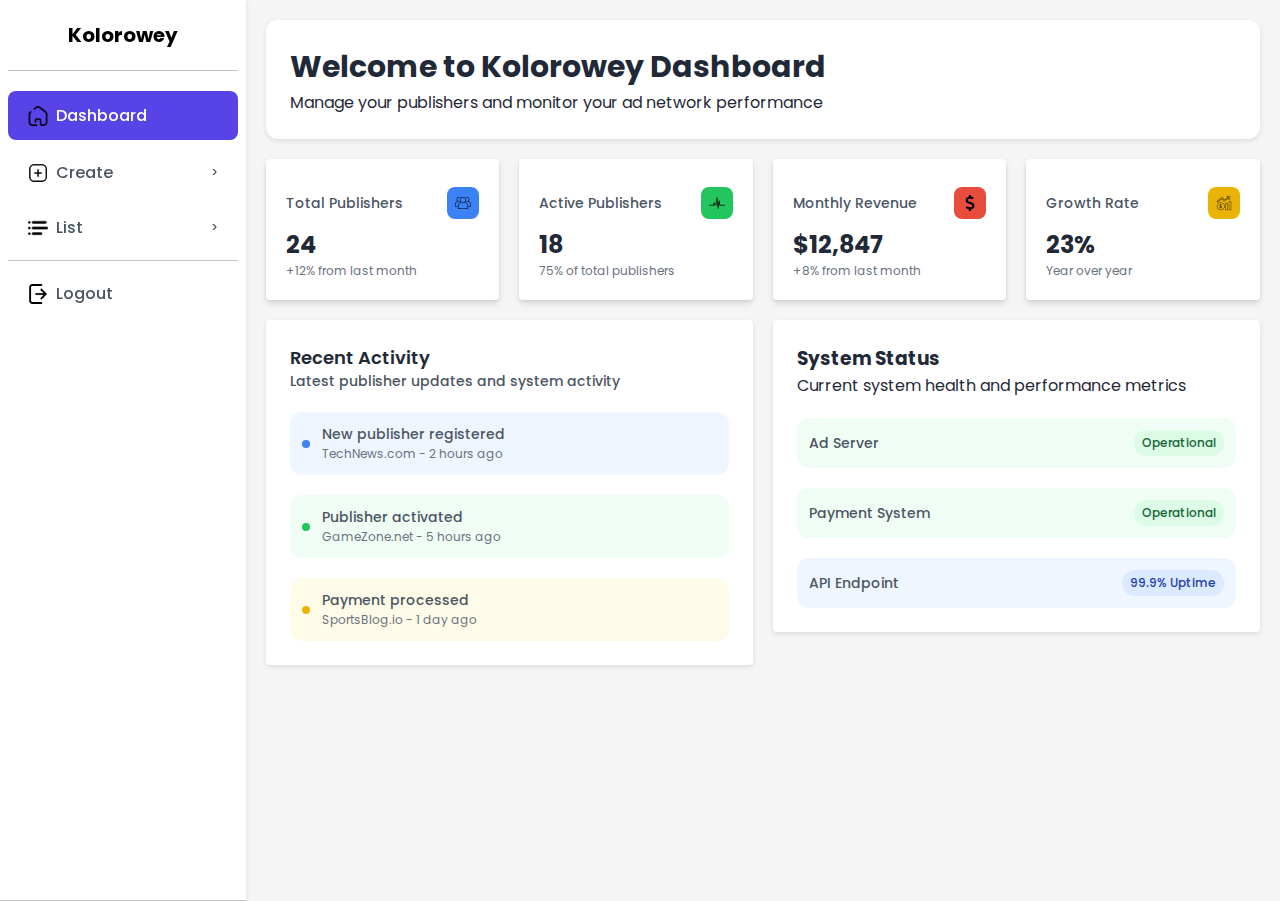
<file: index.html>
<!DOCTYPE html>
<html lang="en">
  <head>
    <meta charset="UTF-8" />
    <meta name="viewport" content="width=device-width, initial-scale=1.0" />
    <title>Kolorowey</title>
    <link rel="stylesheet" href="style.css" />
  </head>
  <body>
    <div class="container">
      <!-- Sidebar -->
      <div class="sidebar-container">
        <div class="sidebar">
          <div class="logo">Kolorowey</div>
          <ul class="menu">
            <li class="menu-item dashboard active" data-page="dashboard">
              <img src="/assets/home.png" alt="dashboard" />
              Dashboard
            </li>
            <li class="menu-dropdown">
              <div class="menu-heading">
                <img src="/assets/create.png" alt="create" />
                <span>Create</span>
                <span class="dropdown-arrow">></span>
              </div>
              <ul class="dropdown-content">
                <li class="menu-item" data-page="partner">
                  <span>Create Partner</span>
                </li>
                <li class="menu-item" data-page="publisher">
                  <span>Create Publisher</span>
                </li>
                <li class="menu-item" data-page="unit">
                  <span>Create Ad Unit</span>
                </li>
              </ul>
            </li>
            <li class="menu-dropdown">
              <div class="menu-heading">
                <img src="/assets/list.png" alt="list" />
                <span>List</span>
                <span class="dropdown-arrow">></span>
              </div>
              <ul class="dropdown-content">
                <li class="menu-item" data-page="partner-list">
                  <span>Partner List</span>
                </li>
                <li class="menu-item" data-page="publisher-list">
                  <span>Publisher List</span>
                </li>
                <li class="menu-item" data-page="unit-list">
                  <span>Ad Unit List</span>
                </li>
              </ul>
            </li>
            <li>
              <div class="menu-heading logout">
                <img src="/assets/logout.png" alt="" />Logout
              </div>
            </li>
          </ul>
        </div>
      </div>

      <!-- Main Content -->
      <div class="main-content">
        <!-- Page Content -->
        <div class="page-content">
          <div class="page active" id="dashboard">
            <div class="page-section">
              <div class="page-heading">Welcome to Kolorowey Dashboard</div>
              <p>
                Manage your publishers and monitor your ad network performance
              </p>
            </div>
            <div class="page-cards">
              <div class="card">
                <div class="flex">
                  <h3 class="text-secondary">Total Publishers</h3>
                  <img src="/assets/user.png" alt="user" class="card-blue" />
                </div>
                <div>24</div>
                <p class="text-light">+12% from last month</p>
              </div>
              <div class="card">
                <div class="flex">
                  <h3 class="text-secondary">Active Publishers</h3>
                  <img src="/assets/shock.png" alt="shock" class="card-green" />
                </div>
                <div>18</div>
                <p class="text-light">75% of total publishers</p>
              </div>
              <div class="card">
                <div class="flex">
                  <h3 class="text-secondary">Monthly Revenue</h3>
                  <img src="/assets/dollar.png" alt="dollar" class="card-red" />
                </div>
                <div>$12,847</div>
                <p class="text-light">+8% from last month</p>
              </div>
              <div class="card">
                <div class="flex">
                  <h3 class="text-secondary">Growth Rate</h3>
                  <img src="/assets/rate.png" alt="rate" class="card-yellow" />
                </div>
                <div>23%</div>
                <p class="text-light">Year over year</p>
              </div>
            </div>
            <div class="lists">
              <div class="list">
                <h3 class="text-primary">Recent Activity</h3>
                <p class="text-secondary">
                  Latest publisher updates and system activity
                </p>
                <div class="inner-list blue-list">
                  <div class="dot blue-dot"></div>
                  <div>
                    <p class="text-secondary">New publisher registered</p>
                    <p class="text-light">TechNews.com - 2 hours ago</p>
                  </div>
                </div>
                <div class="inner-list green-list">
                  <div class="dot green-dot"></div>
                  <div>
                    <p class="text-secondary">Publisher activated</p>
                    <p class="text-light">GameZone.net - 5 hours ago</p>
                  </div>
                </div>
                <div class="inner-list orange-list">
                  <div class="dot orange-dot"></div>
                  <div>
                    <p class="text-secondary">Payment processed</p>
                    <p class="text-light">SportsBlog.io - 1 day ago</p>
                  </div>
                </div>
              </div>
              <div class="list">
                <h3>System Status</h3>
                <p>Current system health and performance metrics</p>
                <div class="inner-list green-list">
                  <p class="text-secondary flex">
                    Ad Server
                    <span class="text-light tag green-tag">Operational</span>
                  </p>
                </div>
                <div class="inner-list green-list">
                  <p class="text-secondary flex">
                    Payment System
                    <span class="text-light tag green-tag">Operational</span>
                  </p>
                </div>
                <div class="inner-list blue-list">
                  <p class="text-secondary flex">
                    API Endpoint
                    <span class="text-light tag blue-tag">99.9% Uptime</span>
                  </p>
                </div>
              </div>
            </div>
          </div>

          <div class="page" id="partner">
            <div class="page-section">
              <div class="page-heading">Create Partner</div>
              <p>Add a new advertising partner to your network</p>
            </div>
            <div class="page-section">
              <div class="form-heading">Partner Details</div>
              <form action="" method="post">
                <div class="flex">
                  <div class="input-field">
                    <label for="">Partner Name *</label>
                    <input
                      type="text"
                      name=""
                      placeholder="Enter partner name"
                    />
                  </div>
                  <div class="input-field">
                    <label for="">Contact Email *</label>
                    <input
                      type="text"
                      name=""
                      placeholder="partner@example.com"
                    />
                  </div>
                </div>
                <div class="flex">
                  <div class="input-field">
                    <label for="">Contact Phone</label>
                    <input
                      type="text"
                      name=""
                      placeholder="Enter partner name"
                    />
                  </div>
                  <div class="input-field">
                    <label for="">Payment Term</label>
                    <select name="" id="">
                      <option value="">Select payment term</option>
                      <option value="net7">Net 7</option>
                      <option value="net15">Net 15</option>
                      <option value="net30">Net 30</option>
                    </select>
                  </div>
                </div>
                <div>
                  <div class="input-field">
                    <label for="">Status</label>
                    <select name="" id="">
                      <option value="active">Active</option>
                      <option value="inactive">Inactive</option>
                    </select>
                  </div>
                </div>
                <div class="line"></div>
                <button type="submit" class="btn">Create Partner</button>
              </form>
            </div>
          </div>

          <div class="page" id="publisher">
            <div class="page-section">
              <div class="page-heading">Create Publisher</div>
              <p>Add a new publisher to your ad network</p>
            </div>
            <div class="page-section">
              <div class="form-heading">Publisher Information</div>
              <form action="" method="post">
                <div class="flex">
                  <div class="input-field">
                    <label for="">Select Partner *</label>
                    <select name="" id="">
                      <option value="">
                        Choose a partner to associate with
                      </option>
                      <option value="net7">TechCorp(TC001)</option>
                      <option value="net15">GameNet(GN002)</option>
                      <option value="net30">SportMedia(SM003)</option>
                    </select>
                    <div class="text-light">
                      This publisher will be associated with the selected
                      partner
                    </div>
                  </div>
                </div>
                <div class="flex">
                  <div class="input-field">
                    <label for="">Publisher Name *</label>
                    <input
                      type="text"
                      name=""
                      placeholder="Enter publisher name"
                    />
                  </div>
                  <div class="input-field">
                    <label for="">Publisher ID</label>
                    <input
                      type="text"
                      name=""
                      placeholder="Enter publisher ID (optional)"
                    />
                  </div>
                </div>
                <div class="flex">
                  <div class="input-field">
                    <label for="">Email</label>
                    <input
                      type="email"
                      name=""
                      placeholder="Enter email address"
                    />
                  </div>
                  <div class="input-field">
                    <label for="">Domain</label>
                    <input
                      type="text"
                      name=""
                      placeholder="Enter domain (e.g., example.com)"
                    />
                  </div>
                </div>
                <div class="flex">
                  <div class="input-field">
                    <label for="">Status</label>
                    <select name="" id="">
                      <option value="active">Active</option>
                      <option value="inactive">Inactive</option>
                    </select>
                  </div>
                  <div class="input-field">
                    <label for="">Payment Term</label>
                    <select name="" id="">
                      <option value="">Select payment term</option>
                      <option value="net7">Net 7</option>
                      <option value="net15">Net 15</option>
                      <option value="net30">Net 30</option>
                    </select>
                  </div>
                </div>
                <div class="flex">
                  <div class="input-field">
                    <label for="">Payment Method</label>
                    <select name="" id="">
                      <option value="">Select payment method</option>
                      <option value="net7">PayPal</option>
                      <option value="net15">Bank Transfer</option>
                      <option value="net30">UPI</option>
                    </select>
                  </div>
                  <div class="input-field">
                    <label for="">RevShare (%)</label>
                    <input
                      type="number"
                      name=""
                      placeholder="Enter revenue share percentage"
                    />
                  </div>
                </div>
                <div class="flex">
                  <div class="input-field">
                    <label for="">Minimum Threshold ($)</label>
                    <input
                      type="number"
                      name=""
                      placeholder="Enter minimum threshold"
                    />
                  </div>
                </div>
                <div class="flex">
                  <div class="input-field">
                    <label for="">Live Date</label>
                    <input type="date" name="" placeholder="mm/dd/yyyy" />
                  </div>
                  <div class="input-field">
                    <label for="">End Date</label>
                    <input type="date" name="" placeholder="mm/dd/yyyy" />
                  </div>
                </div>
                <div class="input-field">
                  <label for="">Ad Formats</label>
                  <div class="flex checkbox">
                    <div><input type="checkbox" name="" id="" />Banner</div>
                    <div><input type="checkbox" name="" id="" />Native</div>
                    <div>
                      <input type="checkbox" name="" id="" />Interstitial
                    </div>
                  </div>
                </div>
                <div class="line"></div>
                <button type="submit" class="btn">Create Publisher</button>
              </form>
            </div>
          </div>

          <div class="page" id="unit">
            <div class="page-section">
              <div class="page-heading">Create Ad Unit</div>
              <p>Configure a new advertising unit for your network</p>
            </div>
            <div class="page-section">
              <div class="form-heading">Ad Unit Configuration</div>
              <form action="" method="post">
                <div class="form-sub-heading text-primary">Ad Details</div>
                <div class="flex">
                  <div class="input-field">
                    <label for="">Ad Unit Name *</label>
                    <input
                      type="number"
                      name=""
                      placeholder="Enter ad unit name"
                    />
                  </div>
                  <div class="input-field">
                    <label for="">Ad Format *</label>
                    <select name="" id="">
                      <option value="">Select ad format</option>
                      <option value="net7">Banner</option>
                      <option value="net15">Interstitial</option>
                      <option value="net30">Native</option>
                      <option value="net30">Video</option>
                      <option value="net30">Rewarded Video</option>
                    </select>
                  </div>
                </div>
                <div class="flex">
                  <div class="input-field">
                    <label for="">Ad Size *</label>
                    <select name="" id="">
                      <option value="">Select ad size</option>
                      <option value="net7">300x250</option>
                      <option value="net15">728x90</option>
                      <option value="net30">320x50</option>
                      <option value="net30">468x60</option>
                      <option value="net30">970x250</option>
                      <option value="net30">160x600</option>
                    </select>
                  </div>
                  <div class="input-field">
                    <label for="">Platform *</label>
                    <select name="" id="">
                      <option value="">Select platform</option>
                      <option value="net7">Android</option>
                      <option value="net15">iOS</option>
                      <option value="net30">Web</option>
                      <option value="net30">Desktop</option>
                    </select>
                  </div>
                </div>
                <div class="form-sub-heading text-primary">Associations</div>
                <div class="flex">
                  <div class="input-field">
                    <label for="">Partner Name *</label>
                    <select name="" id="">
                      <option value="">Select partner</option>
                      <option value="net7">Google AdMob</option>
                      <option value="net15">Facebook Audience Network</option>
                      <option value="net30">Unit Ads</option>
                      <option value="net30">AppLovin</option>
                    </select>
                  </div>
                  <div class="input-field">
                    <label for="">Publisher Name *</label>
                    <select name="" id="">
                      <option value="">Select publisher</option>
                      <option value="net7">Mobile Game Studio</option>
                      <option value="net15">News App Inc</option>
                      <option value="net30">Social Media Platform</option>
                      <option value="net30">E-commerce Store</option>
                    </select>
                  </div>
                </div>
                <div class="form-sub-heading text-primary">Configuration</div>
                <div>
                  <div class="input-field">
                    <label for="">Status</label>
                    <select name="" id="">
                      <option value="active">Active</option>
                      <option value="inactive">Inactive</option>
                    </select>
                  </div>
                </div>
                <div class="line"></div>
                <button type="submit" class="btn">Create Ad Unit</button>
              </form>
            </div>
          </div>

          <div class="page" id="partner-list">
            <div class="page-section">
              <div class="page-heading">All Partners</div>
              <p>Manage and monitor your partner network</p>
            </div>
            <div class="page-section">
              <div class="text-primary">Search Partners</div>
              <div class="input-field">
                <input type="text" name="" placeholder="Search partners" />
              </div>
            </div>
            <div class="table">
              <table>
                <tr>
                  <th>Partner</th>
                  <th>Partner ID</th>
                  <th>Contact</th>
                  <th>Status</th>
                  <th>Publishers</th>
                  <th>Ad Units</th>
                  <th>Actions</th>
                </tr>
                <tr>
                  <td>TechCorp</td>
                  <td>TC001</td>
                  <td>admin@techcorp.com</td>
                  <td><h3 class="tag green-tag">Active</h3></td>
                  <td>3</td>
                  <td>12</td>
                  <td>
                    <button class="btn-secondary btn-blue text-secondary">
                      Publishers
                    </button>
                    <button class="btn-secondary btn-green text-secondary">
                      Ad Units
                    </button>
                  </td>
                </tr>
              </table>
            </div>
          </div>

          <div class="page" id="publisher-list">
            <div class="page-section">
              <div class="page-heading">All Publishers</div>
              <p>Manage and monitor your publisher network</p>
            </div>
            <div class="page-section">
              <div class="text-primary">Search & Filters</div>
              <div class="flex gap">
                <div class="input-field">
                  <input type="text" name="" placeholder="Search publishers" />
                </div>
                <div class="input-field">
                  <select name="" id="">
                    <option value="">All Status</option>
                    <option value="active">Active</option>
                    <option value="inactive">Inactive</option>
                  </select>
                </div>
                <div class="input-field">
                  <select name="" id="">
                    <option value="">All Methods</option>
                    <option value="net7">PayPal</option>
                    <option value="net15">Bank Transfer</option>
                    <option value="net30">UPI</option>
                  </select>
                </div>
                <div class="input-field">
                  <select name="" id="">
                    <option value="">All Formats</option>
                    <option value="net7">Banner</option>
                    <option value="net30">Native</option>
                    <option value="net15">Interstitial</option>
                  </select>
                </div>
              </div>
            </div>
            <div class="table">
              <table>
                <tr>
                  <th>Partner</th>
                  <th>Email</th>
                  <th>Domain</th>
                  <th>Status</th>
                  <th>RevShare</th>
                  <th>Live Date</th>
                  <th>End Date</th>
                  <th>Actions</th>
                </tr>
                <tr>
                  <td>TechCorp</td>
                  <td>admin@techcorp.com</td>
                  <td>technews.com</td>
                  <td><h3 class="tag green-tag">Active</h3></td>
                  <td>
                    70% <br />
                    <div class="text-light">$100 min</div>
                  </td>
                  <td>2024-01-15</td>
                  <td>2024-12-31</td>
                  <td>
                    <button class="btn-secondary btn-blue text-secondary">
                      Publishers
                    </button>
                    <button class="btn-secondary btn-green text-secondary">
                      Ad Units
                    </button>
                  </td>
                </tr>
                <tr>
                  <td>TechCorp</td>
                  <td>admin@techcorp.com</td>
                  <td>technews.com</td>
                  <td><h3 class="tag green-tag">Active</h3></td>
                  <td>
                    70% <br />
                    <div class="text-light">$100 min</div>
                  </td>
                  <td>2024-01-15</td>
                  <td>2024-12-31</td>
                  <td>
                    <button class="btn-secondary btn-blue text-secondary">
                      Publishers
                    </button>
                    <button class="btn-secondary btn-green text-secondary">
                      Ad Units
                    </button>
                  </td>
                </tr>
              </table>
            </div>
          </div>

          <div class="page" id="unit-list">
            <div class="page-section">
              <div class="page-heading">All Ad Units</div>
              <p>Manage and monitor ad unit performance</p>
            </div>
            <div class="page-section">
              <div class="text-primary">Search & Filters</div>
              <div class="flex gap">
                <div class="input-field">
                  <input type="text" name="" placeholder="Search publishers" />
                </div>
                <div class="input-field">
                  <select name="" id="">
                    <option value="">All Status</option>
                    <option value="active">Active</option>
                    <option value="inactive">Inactive</option>
                  </select>
                </div>
                <div class="input-field">
                  <select name="" id="">
                    <option value="">All Formats</option>
                    <option value="net7">Banner</option>
                    <option value="net30">Native</option>
                    <option value="net15">Interstitial</option>
                  </select>
                </div>
              </div>
            </div>
            <div class="table">
              <table>
                <tr>
                  <th>Ad Unit Name</th>
                  <th>Partner</th>
                  <th>Publisher</th>
                  <th>Format</th>
                  <th>Size</th>
                  <th>Platform</th>
                  <th>Status</th>
                  <th>Actions</th>
                </tr>
                <tr>
                  <td>Mobile Interstitial</td>
                  <td>Google</td>
                  <td>YouTube</td>
                  <td><h3 class="tag green-tag">Interstitial</h3></td>
                  <td>320x480</td>
                  <td>Android</td>
                  <td><h3 class="tag green-tag">Active</h3></td>
                  <td>
                    <button class="btn-secondary btn-blue text-secondary">
                      Publishers
                    </button>
                    <button class="btn-secondary btn-green text-secondary">
                      Ad Units
                    </button>
                  </td>
                </tr>
              </table>
            </div>
          </div>
        </div>
      </div>
    </div>

    <script src="script.js"></script>
  </body>
</html>
</file>
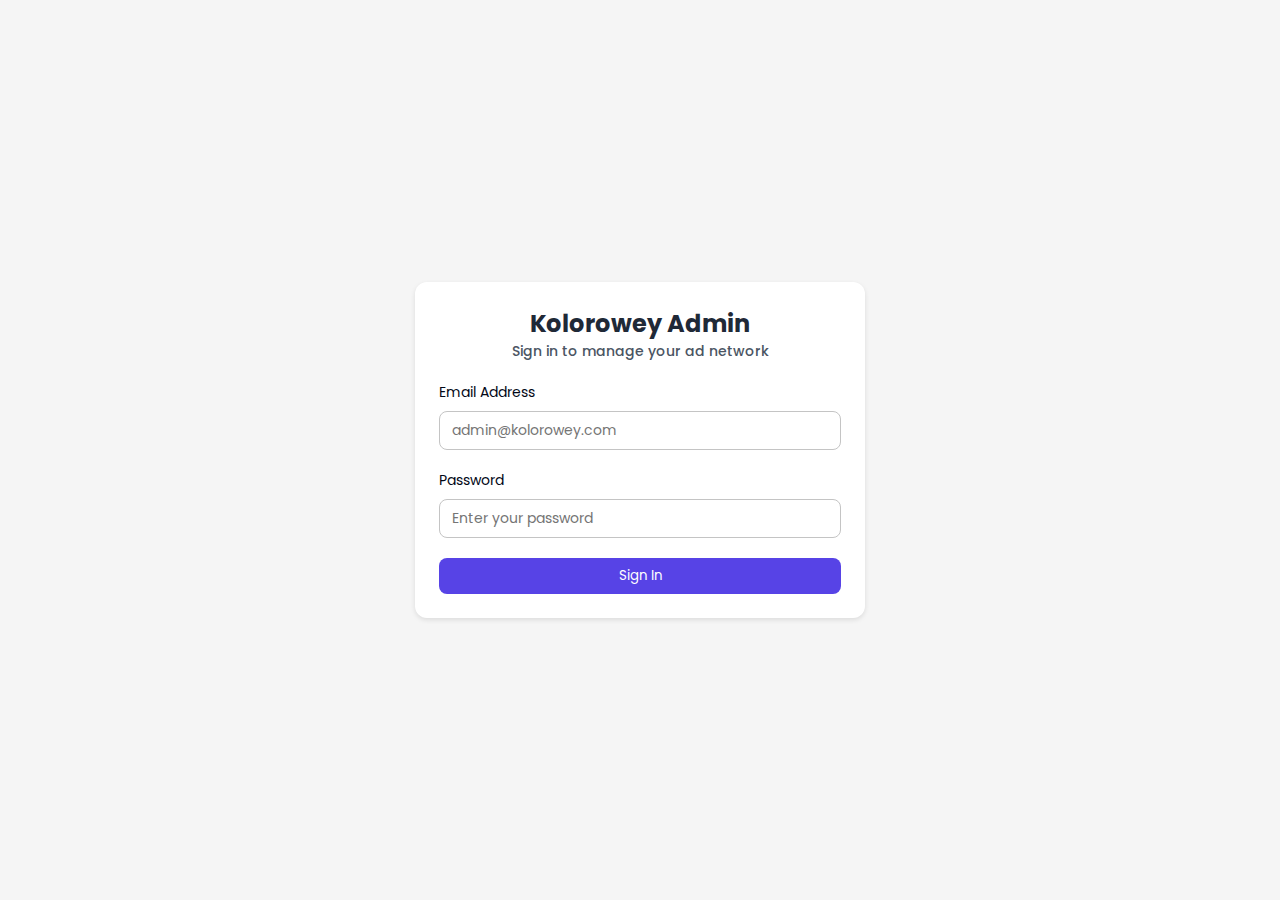
<file: auth.html>
<!DOCTYPE html>
<html lang="en">
  <head>
    <meta charset="UTF-8" />
    <meta name="viewport" content="width=device-width, initial-scale=1.0" />
    <title>Welcome to Kolorowey</title>
    <link rel="stylesheet" href="style.css" />
  </head>
  <body>
    <div class="login">
        <form action="" method="post" class="login-form">
            <div>
              <h1 class="text-primary">Kolorowey Admin</h1>
              <p class="text-secondary">Sign in to manage your ad network</p>
            </div>
            <div>
              <div class="input-field">
                <label for="">Email Address</label>
                <input type="text" name="" placeholder="admin@kolorowey.com" />
              </div>
              <div class="input-field">
                <label for="">Password</label>
                <input type="password" name="" placeholder="Enter your password" />
              </div>
            </div>
            <button type="submit" class="btn">Sign In</button>
          </form>
    </div>
  </body>
</html>
</file>
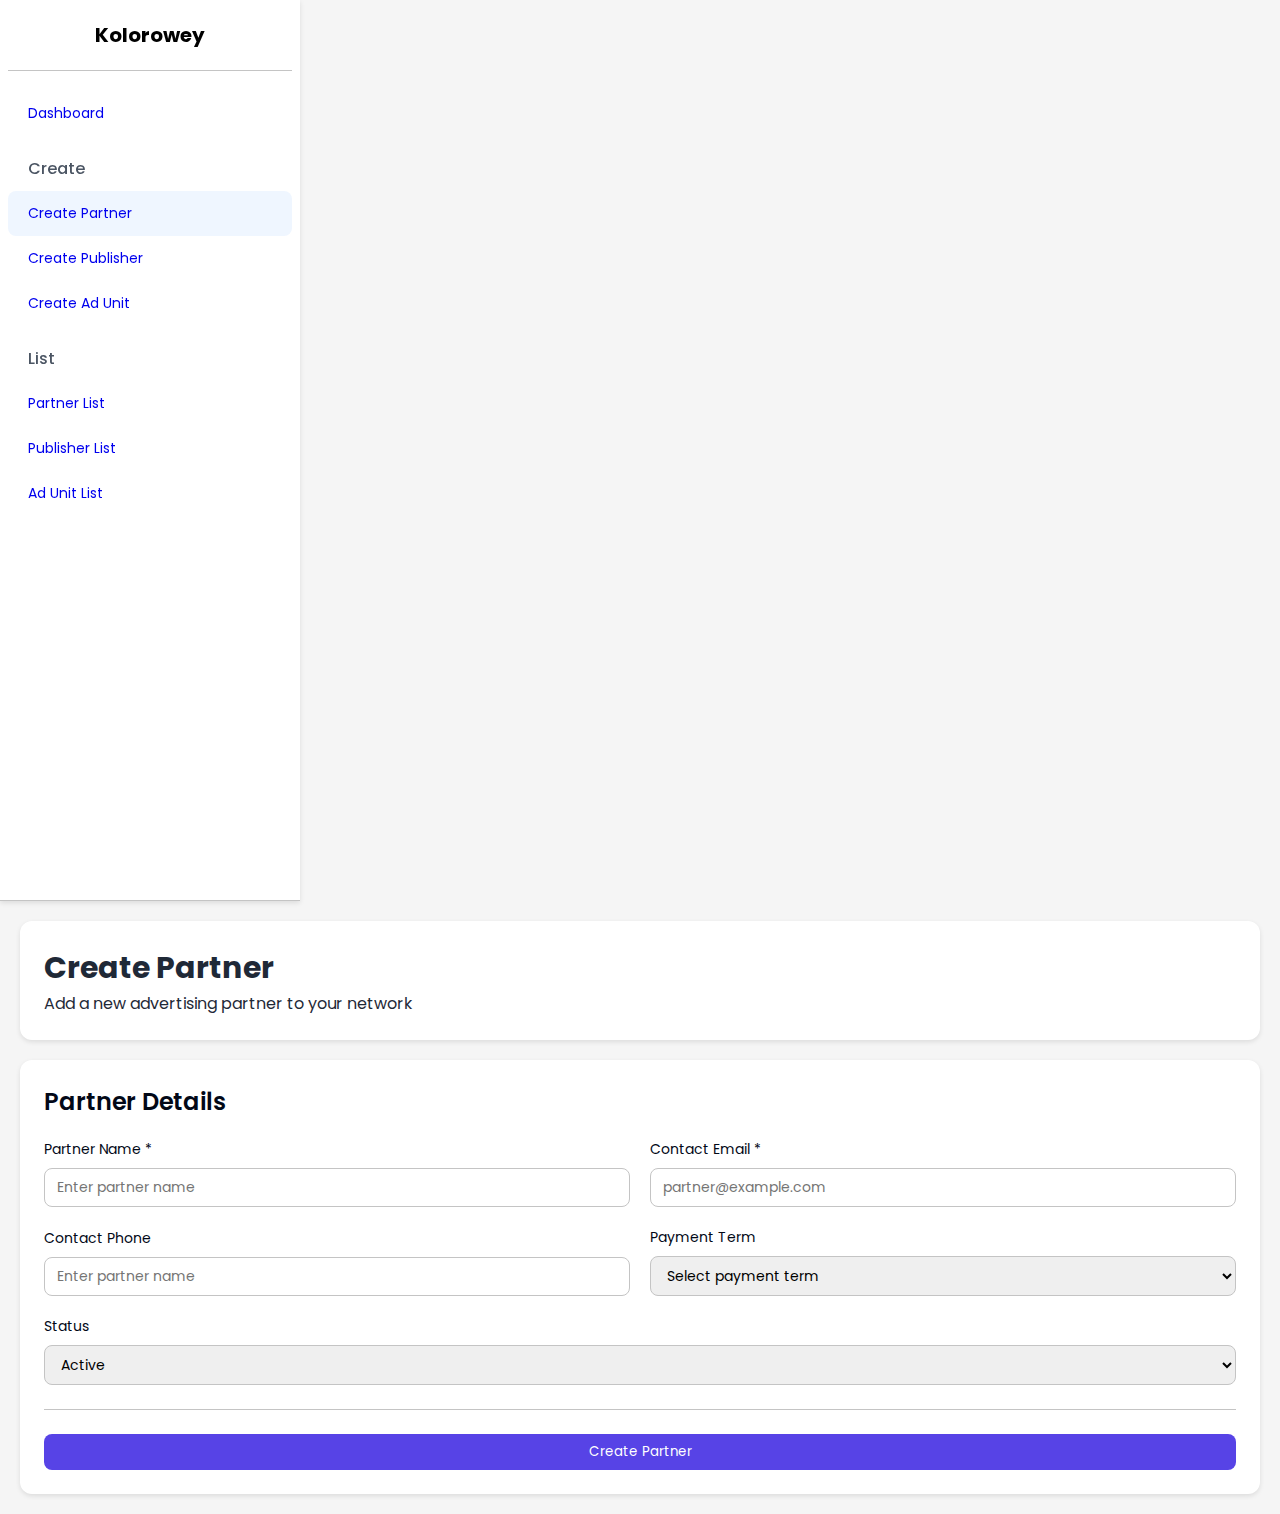
<file: create-partner.html>
<!DOCTYPE html>
<html lang="en">
  <head>
    <meta charset="UTF-8" />
    <meta name="viewport" content="width=device-width, initial-scale=1.0" />
    <title>Create Partner | Kolorowey</title>
    <link rel="stylesheet" href="style.css" />
  </head>
  <body>
    <div class="contaner">
      <div class="sidebar-container" id="sidebar-container"></div>

      <div class="main-content">
        <div class="page-content">
          <div class="page active" id="partner">
            <div class="page-section">
              <div class="page-heading">Create Partner</div>
              <p>Add a new advertising partner to your network</p>
            </div>
            <div class="page-section">
              <div class="form-heading">Partner Details</div>
              <form action="" method="post">
                <div class="flex">
                  <div class="input-field">
                    <label for="">Partner Name *</label>
                    <input
                      type="text"
                      name=""
                      placeholder="Enter partner name"
                    />
                  </div>
                  <div class="input-field">
                    <label for="">Contact Email *</label>
                    <input
                      type="text"
                      name=""
                      placeholder="partner@example.com"
                    />
                  </div>
                </div>
                <div class="flex">
                  <div class="input-field">
                    <label for="">Contact Phone</label>
                    <input
                      type="text"
                      name=""
                      placeholder="Enter partner name"
                    />
                  </div>
                  <div class="input-field">
                    <label for="">Payment Term</label>
                    <select name="" id="">
                      <option value="">Select payment term</option>
                      <option value="net7">Net 7</option>
                      <option value="net15">Net 15</option>
                      <option value="net30">Net 30</option>
                    </select>
                  </div>
                </div>
                <div>
                  <div class="input-field">
                    <label for="">Status</label>
                    <select name="" id="">
                      <option value="active">Active</option>
                      <option value="inactive">Inactive</option>
                    </select>
                  </div>
                </div>
                <div class="line"></div>
                <button type="submit" class="btn">Create Partner</button>
              </form>
            </div>
          </div>
        </div>
      </div>
    </div>

    <script src="common.js"></script>
  </body>
</html>
</file>
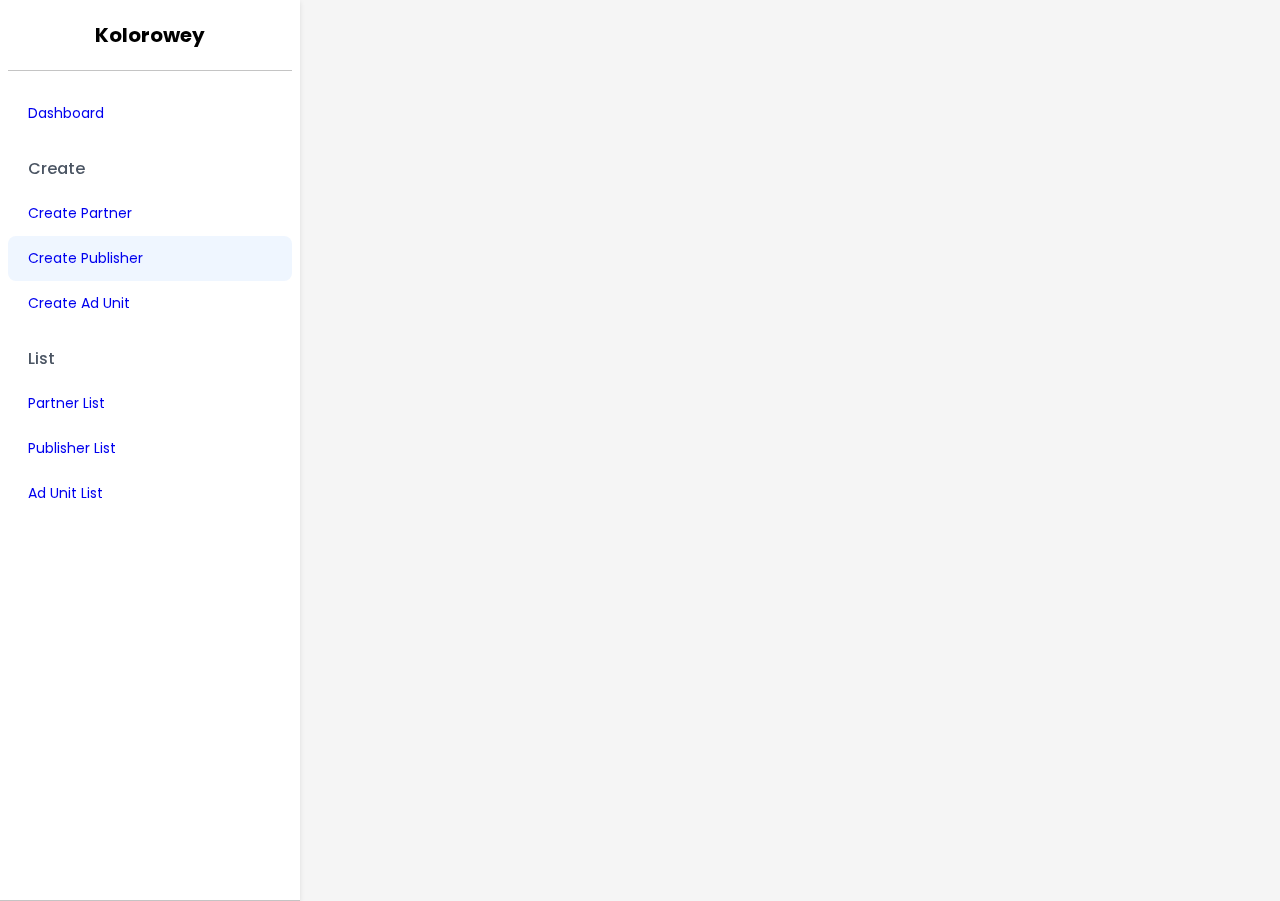
<file: create-publisher.html>
<!DOCTYPE html>
<html lang="en">
<head>
    <meta charset="UTF-8">
    <meta name="viewport" content="width=device-width, initial-scale=1.0">
    <title>Create Publisher | Kolorowey</title>
    <link rel="stylesheet" href="style.css">
</head>
<body>
    <div class="contaner">
        <div class="sidebar-container" id="sidebar-container"></div>
    </div>

    <script src="common.js"></script>
</body>
</html>
</file>
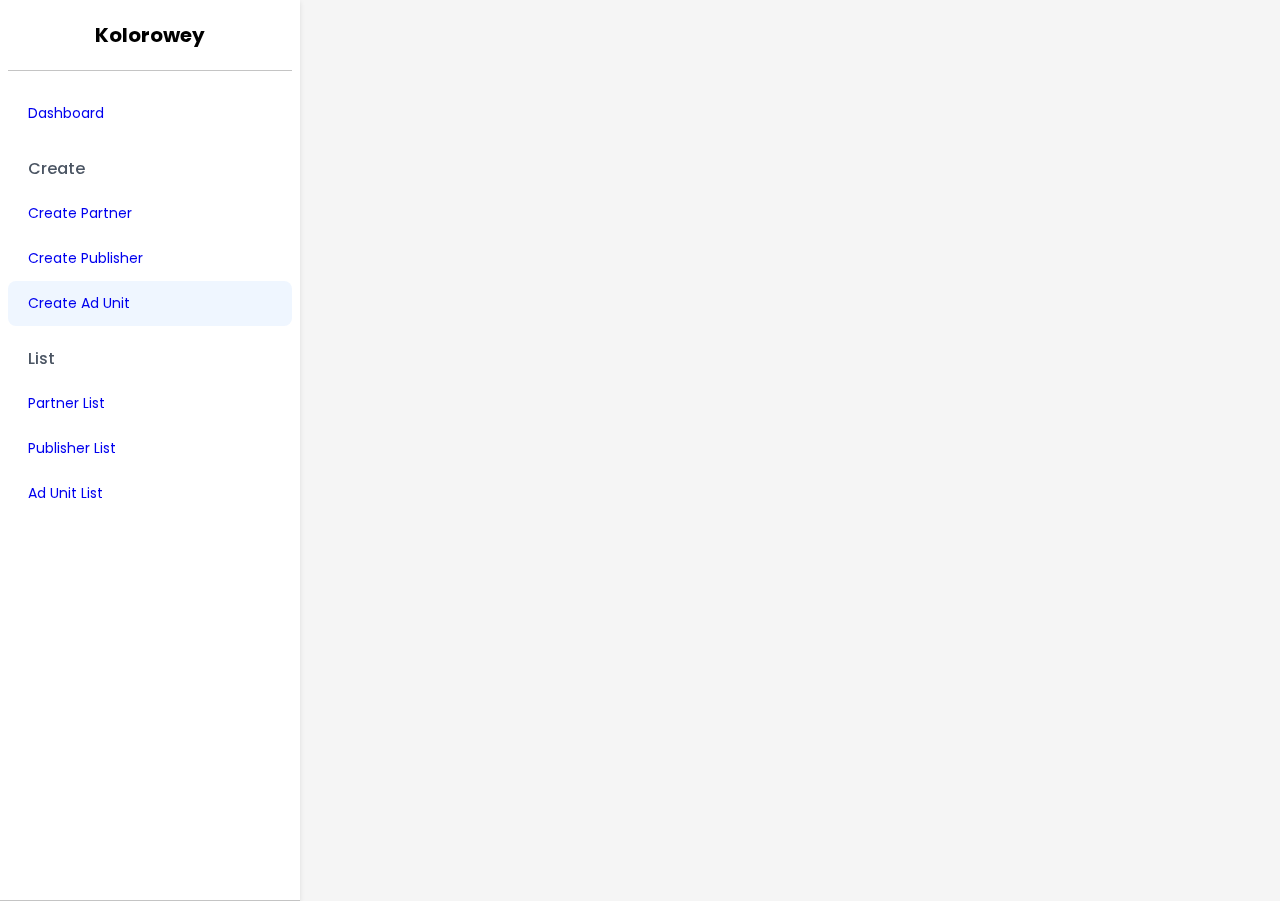
<file: create-unit.html>
<!DOCTYPE html>
<html lang="en">
<head>
    <meta charset="UTF-8">
    <meta name="viewport" content="width=device-width, initial-scale=1.0">
    <title>Create Ad Unit | Kolorowey</title>
    <link rel="stylesheet" href="style.css">
</head>
<body>
    <div class="contaner">
        <div class="sidebar-container" id="sidebar-container"></div>
    </div>

    <script src="common.js"></script>
</body>
</html>
</file>
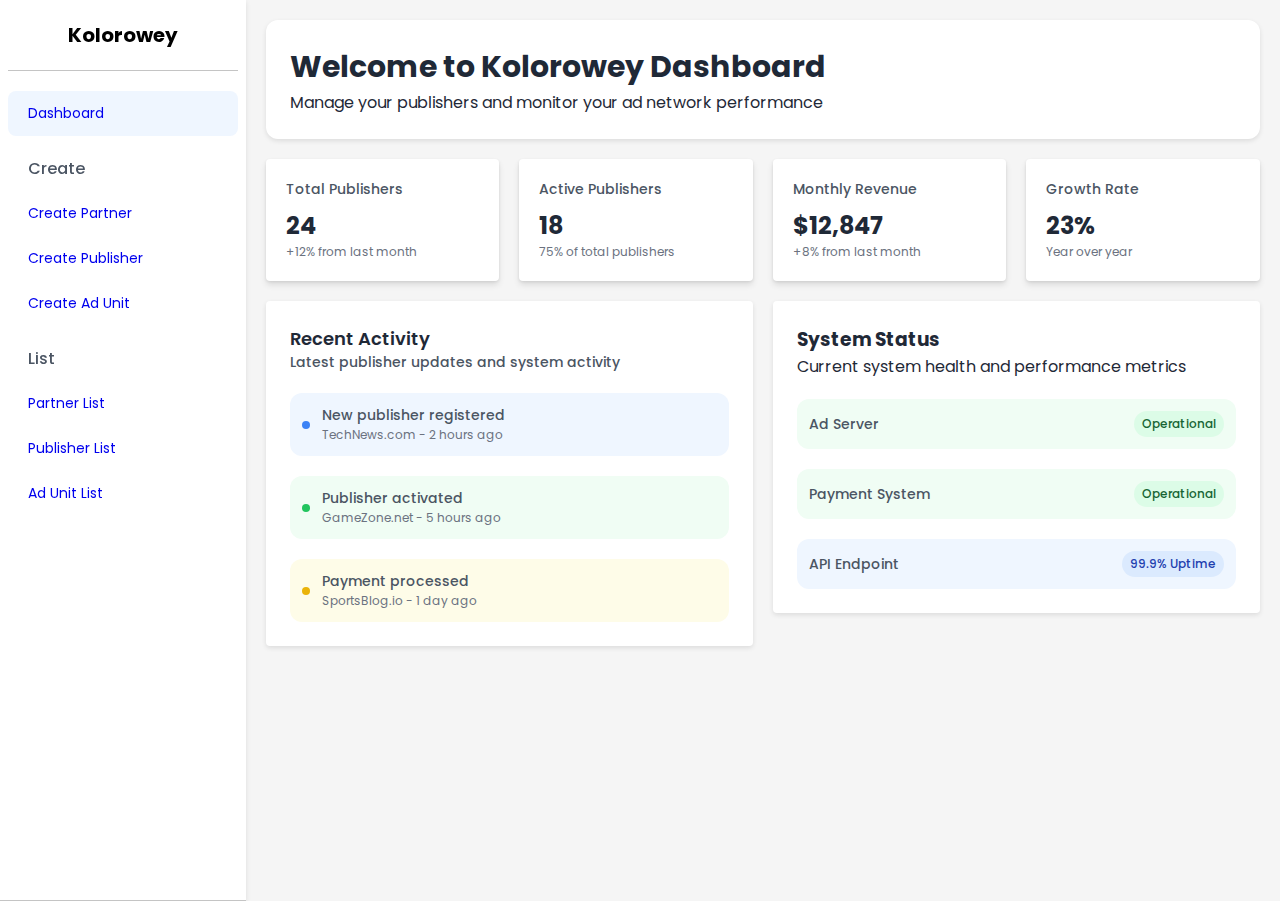
<file: dashboard.html>
<!DOCTYPE html>
<html lang="en">
  <head>
    <meta charset="UTF-8" />
    <meta name="viewport" content="width=device-width, initial-scale=1.0" />
    <title>Kolorowey</title>
    <link rel="stylesheet" href="style.css" />
  </head>
  <body>
    <div class="container">
      <!-- Sidebar -->
      <div class="sidebar-container" id="sidebar-container"></div>

      <!-- Main Content -->
      <div class="main-content">
        <!-- Page Content -->
        <div class="page-content">
          <div class="page active" id="dashboard">
            <div class="page-section">
              <div class="page-heading">Welcome to Kolorowey Dashboard</div>
              <p>
                Manage your publishers and monitor your ad network performance
              </p>
            </div>
            <div class="page-cards">
              <div class="card">
                <h3 class="text-secondary">Total Publishers</h3>
                <div>24</div>
                <p class="text-light">+12% from last month</p>
              </div>
              <div class="card">
                <h3 class="text-secondary">Active Publishers</h3>
                <div>18</div>
                <p class="text-light">75% of total publishers</p>
              </div>
              <div class="card">
                <h3 class="text-secondary">Monthly Revenue</h3>
                <div>$12,847</div>
                <p class="text-light">+8% from last month</p>
              </div>
              <div class="card">
                <h3 class="text-secondary">Growth Rate</h3>
                <div>23%</div>
                <p class="text-light">Year over year</p>
              </div>
            </div>
            <div class="lists">
              <div class="list">
                <h3 class="text-primary">Recent Activity</h3>
                <p class="text-secondary">
                  Latest publisher updates and system activity
                </p>
                <div class="inner-list blue-list">
                  <div class="dot blue-dot"></div>
                  <div>
                    <p class="text-secondary">New publisher registered</p>
                    <p class="text-light">TechNews.com - 2 hours ago</p>
                  </div>
                </div>
                <div class="inner-list green-list">
                  <div class="dot green-dot"></div>
                  <div>
                    <p class="text-secondary">Publisher activated</p>
                    <p class="text-light">GameZone.net - 5 hours ago</p>
                  </div>
                </div>
                <div class="inner-list orange-list">
                  <div class="dot orange-dot"></div>
                  <div>
                    <p class="text-secondary">Payment processed</p>
                    <p class="text-light">SportsBlog.io - 1 day ago</p>
                  </div>
                </div>
              </div>
              <div class="list">
                <h3>System Status</h3>
                <p>Current system health and performance metrics</p>
                <div class="inner-list green-list">
                  <p class="text-secondary flex">
                    Ad Server
                    <span class="text-light tag green-tag">Operational</span>
                  </p>
                </div>
                <div class="inner-list green-list">
                  <p class="text-secondary flex">
                    Payment System
                    <span class="text-light tag green-tag">Operational</span>
                  </p>
                </div>
                <div class="inner-list blue-list">
                  <p class="text-secondary flex">
                    API Endpoint
                    <span class="text-light tag blue-tag">99.9% Uptime</span>
                  </p>
                </div>
              </div>
            </div>
          </div>

          <div class="page" id="partner">
            <div class="page-section">
              <div class="page-heading">Create Partner</div>
              <p>Add a new advertising partner to your network</p>
            </div>
            <div class="page-section">
              <div class="form-heading">Partner Details</div>
              <form action="" method="post">
                <div class="flex">
                  <div class="input-field">
                    <label for="">Partner Name *</label>
                    <input
                      type="text"
                      name=""
                      placeholder="Enter partner name"
                    />
                  </div>
                  <div class="input-field">
                    <label for="">Contact Email *</label>
                    <input
                      type="text"
                      name=""
                      placeholder="partner@example.com"
                    />
                  </div>
                </div>
                <div class="flex">
                  <div class="input-field">
                    <label for="">Contact Phone</label>
                    <input
                      type="text"
                      name=""
                      placeholder="Enter partner name"
                    />
                  </div>
                  <div class="input-field">
                    <label for="">Payment Term</label>
                    <select name="" id="">
                      <option value="">Select payment term</option>
                      <option value="net7">Net 7</option>
                      <option value="net15">Net 15</option>
                      <option value="net30">Net 30</option>
                    </select>
                  </div>
                </div>
                <div>
                  <div class="input-field">
                    <label for="">Status</label>
                    <select name="" id="">
                      <option value="active">Active</option>
                      <option value="inactive">Inactive</option>
                    </select>
                  </div>
                </div>
                <div class="line"></div>
                <button type="submit" class="btn">Create Partner</button>
              </form>
            </div>
          </div>

          <div class="page" id="publisher">
            <div class="page-section">
              <div class="page-heading">Create Publisher</div>
              <p>Add a new publisher to your ad network</p>
            </div>
            <div class="page-section">
              <div class="form-heading">Publisher Information</div>
              <form action="" method="post">
                <div class="flex">
                  <div class="input-field">
                    <label for="">Select Partner *</label>
                    <select name="" id="">
                      <option value="">
                        Choose a partner to associate with
                      </option>
                      <option value="net7">TechCorp(TC001)</option>
                      <option value="net15">GameNet(GN002)</option>
                      <option value="net30">SportMedia(SM003)</option>
                    </select>
                    <div class="text-light">
                      This publisher will be associated with the selected
                      partner
                    </div>
                  </div>
                </div>
                <div class="flex">
                  <div class="input-field">
                    <label for="">Publisher Name *</label>
                    <input
                      type="text"
                      name=""
                      placeholder="Enter publisher name"
                    />
                  </div>
                  <div class="input-field">
                    <label for="">Publisher ID</label>
                    <input
                      type="text"
                      name=""
                      placeholder="Enter publisher ID (optional)"
                    />
                  </div>
                </div>
                <div class="flex">
                  <div class="input-field">
                    <label for="">Email</label>
                    <input
                      type="email"
                      name=""
                      placeholder="Enter email address"
                    />
                  </div>
                  <div class="input-field">
                    <label for="">Domain</label>
                    <input
                      type="text"
                      name=""
                      placeholder="Enter domain (e.g., example.com)"
                    />
                  </div>
                </div>
                <div class="flex">
                  <div class="input-field">
                    <label for="">Status</label>
                    <select name="" id="">
                      <option value="active">Active</option>
                      <option value="inactive">Inactive</option>
                    </select>
                  </div>
                  <div class="input-field">
                    <label for="">Payment Term</label>
                    <select name="" id="">
                      <option value="">Select payment term</option>
                      <option value="net7">Net 7</option>
                      <option value="net15">Net 15</option>
                      <option value="net30">Net 30</option>
                    </select>
                  </div>
                </div>
                <div class="flex">
                  <div class="input-field">
                    <label for="">Payment Method</label>
                    <select name="" id="">
                      <option value="">Select payment method</option>
                      <option value="net7">PayPal</option>
                      <option value="net15">Bank Transfer</option>
                      <option value="net30">UPI</option>
                    </select>
                  </div>
                  <div class="input-field">
                    <label for="">RevShare (%)</label>
                    <input
                      type="number"
                      name=""
                      placeholder="Enter revenue share percentage"
                    />
                  </div>
                </div>
                <div class="flex">
                  <div class="input-field">
                    <label for="">Minimum Threshold ($)</label>
                    <input
                      type="number"
                      name=""
                      placeholder="Enter minimum threshold"
                    />
                  </div>
                </div>
                <div class="flex">
                  <div class="input-field">
                    <label for="">Live Date</label>
                    <input type="date" name="" placeholder="mm/dd/yyyy" />
                  </div>
                  <div class="input-field">
                    <label for="">End Date</label>
                    <input type="date" name="" placeholder="mm/dd/yyyy" />
                  </div>
                </div>
                <div class="input-field">
                  <label for="">Ad Formats</label>
                  <div class="flex checkbox">
                    <div><input type="checkbox" name="" id="" />Banner</div>
                    <div><input type="checkbox" name="" id="" />Native</div>
                    <div>
                      <input type="checkbox" name="" id="" />Interstitial
                    </div>
                  </div>
                </div>
                <div class="line"></div>
                <button type="submit" class="btn">Create Publisher</button>
              </form>
            </div>
          </div>

          <div class="page" id="unit">
            <div class="page-section">
              <div class="page-heading">Create Ad Unit</div>
              <p>Configure a new advertising unit for your network</p>
            </div>
            <div class="page-section">
              <div class="form-heading">Ad Unit Configuration</div>
              <form action="" method="post">
                <div class="form-sub-heading text-primary">Ad Details</div>
                <div class="flex">
                  <div class="input-field">
                    <label for="">Ad Unit Name *</label>
                    <input
                      type="number"
                      name=""
                      placeholder="Enter ad unit name"
                    />
                  </div>
                  <div class="input-field">
                    <label for="">Ad Format *</label>
                    <select name="" id="">
                      <option value="">Select ad format</option>
                      <option value="net7">Banner</option>
                      <option value="net15">Interstitial</option>
                      <option value="net30">Native</option>
                      <option value="net30">Video</option>
                      <option value="net30">Rewarded Video</option>
                    </select>
                  </div>
                </div>
                <div class="flex">
                  <div class="input-field">
                    <label for="">Ad Size *</label>
                    <select name="" id="">
                      <option value="">Select ad size</option>
                      <option value="net7">300x250</option>
                      <option value="net15">728x90</option>
                      <option value="net30">320x50</option>
                      <option value="net30">468x60</option>
                      <option value="net30">970x250</option>
                      <option value="net30">160x600</option>
                    </select>
                  </div>
                  <div class="input-field">
                    <label for="">Platform *</label>
                    <select name="" id="">
                      <option value="">Select platform</option>
                      <option value="net7">Android</option>
                      <option value="net15">iOS</option>
                      <option value="net30">Web</option>
                      <option value="net30">Desktop</option>
                    </select>
                  </div>
                </div>
                <div class="form-sub-heading text-primary">Associations</div>
                <div class="flex">
                  <div class="input-field">
                    <label for="">Partner Name *</label>
                    <select name="" id="">
                      <option value="">Select partner</option>
                      <option value="net7">Google AdMob</option>
                      <option value="net15">Facebook Audience Network</option>
                      <option value="net30">Unit Ads</option>
                      <option value="net30">AppLovin</option>
                    </select>
                  </div>
                  <div class="input-field">
                    <label for="">Publisher Name *</label>
                    <select name="" id="">
                      <option value="">Select publisher</option>
                      <option value="net7">Mobile Game Studio</option>
                      <option value="net15">News App Inc</option>
                      <option value="net30">Social Media Platform</option>
                      <option value="net30">E-commerce Store</option>
                    </select>
                  </div>
                </div>
                <div class="form-sub-heading text-primary">Configuration</div>
                <div>
                  <div class="input-field">
                    <label for="">Status</label>
                    <select name="" id="">
                      <option value="active">Active</option>
                      <option value="inactive">Inactive</option>
                    </select>
                  </div>
                </div>
                <div class="line"></div>
                <button type="submit" class="btn">Create Ad Unit</button>
              </form>
            </div>
          </div>

          <div class="page" id="partner-list">
            <div class="page-section">
              <div class="page-heading">All Partners</div>
              <p>Manage and monitor your partner network</p>
            </div>
            <div class="page-section">
              <div class="text-primary">Search Partners</div>
              <div class="input-field">
                <input type="text" name="" placeholder="Search partners" />
              </div>
            </div>
            <div class="table">
              <table>
                <tr>
                  <th>Partner</th>
                  <th>Partner ID</th>
                  <th>Contact</th>
                  <th>Status</th>
                  <th>Publishers</th>
                  <th>Ad Units</th>
                  <th>Actions</th>
                </tr>
                <tr>
                  <td>TechCorp</td>
                  <td>TC001</td>
                  <td>admin@techcorp.com</td>
                  <td><h3 class="tag green-tag">Active</h3></td>
                  <td>3</td>
                  <td>12</td>
                  <td></td>
                </tr>
              </table>
            </div>
          </div>

          <div class="page" id="publisher-list">
            <div class="page-section">
              <div class="page-heading">All Publishers</div>
              <p>Manage and monitor your publisher network</p>
            </div>
            <div class="page-section">
              <div class="text-primary">Search & Filters</div>
              <div class="flex gap">
                <div class="input-field">
                  <input type="text" name="" placeholder="Search publishers" />
                </div>
                <div class="input-field">
                  <select name="" id="">
                    <option value="">All Status</option>
                    <option value="active">Active</option>
                    <option value="inactive">Inactive</option>
                  </select>
                </div>
                <div class="input-field">
                  <select name="" id="">
                    <option value="">All Methods</option>
                    <option value="net7">PayPal</option>
                    <option value="net15">Bank Transfer</option>
                    <option value="net30">UPI</option>
                  </select>
                </div>
                <div class="input-field">
                  <select name="" id="">
                    <option value="">All Formats</option>
                    <option value="net7">Banner</option>
                    <option value="net30">Native</option>
                    <option value="net15">Interstitial</option>
                  </select>
                </div>
              </div>
            </div>
            <div class="table">
              <table>
                <tr>
                  <th>Partner</th>
                  <th>Email</th>
                  <th>Domain</th>
                  <th>Status</th>
                  <th>RevShare</th>
                  <th>Live Date</th>
                  <th>End Date</th>
                  <th>Actions</th>
                </tr>
                <tr>
                  <td>TechCorp</td>
                  <td>admin@techcorp.com</td>
                  <td>technews.com</td>
                  <td class="tag green-tag">Active</td>
                  <td>
                    70% <br />
                    <div class="text-secondary">$100 min</div>
                  </td>
                  <td>2024-01-15</td>
                  <td>2024-12-31</td>
                  <td></td>
                </tr>
              </table>
            </div>
          </div>

          <div class="page" id="unit-list">
            <div class="page-section">
              <div class="page-heading">All Ad Units</div>
              <p>Manage and monitor ad unit performance</p>
            </div>
            <div class="page-section">
              <div class="text-primary">Search & Filters</div>
              <div class="flex gap">
                <div class="input-field">
                  <input type="text" name="" placeholder="Search publishers" />
                </div>
                <div class="input-field">
                  <select name="" id="">
                    <option value="">All Status</option>
                    <option value="active">Active</option>
                    <option value="inactive">Inactive</option>
                  </select>
                </div>
                <div class="input-field">
                  <select name="" id="">
                    <option value="">All Formats</option>
                    <option value="net7">Banner</option>
                    <option value="net30">Native</option>
                    <option value="net15">Interstitial</option>
                  </select>
                </div>
              </div>
            </div>
            <div class="table">
              <table>
                <tr>
                  <th>Ad Unit Name</th>
                  <th>Partner</th>
                  <th>Publisher</th>
                  <th>Format</th>
                  <th>Size</th>
                  <th>Platform</th>
                  <th>Status</th>
                  <th>Actions</th>
                </tr>
                <tr>
                  <td>Mobile Interstitial</td>
                  <td>Google</td>
                  <td>YouTube</td>
                  <td class="tag green-tag">Interstitial</td>
                  <td>320x480</td>
                  <td>Android</td>
                  <td class="tag green-tag">Active</td>
                  <td></td>
                </tr>
              </table>
            </div>
          </div>
        </div>
      </div>
    </div>

    <script src="common.js"></script>
  </body>
</html>
</file>
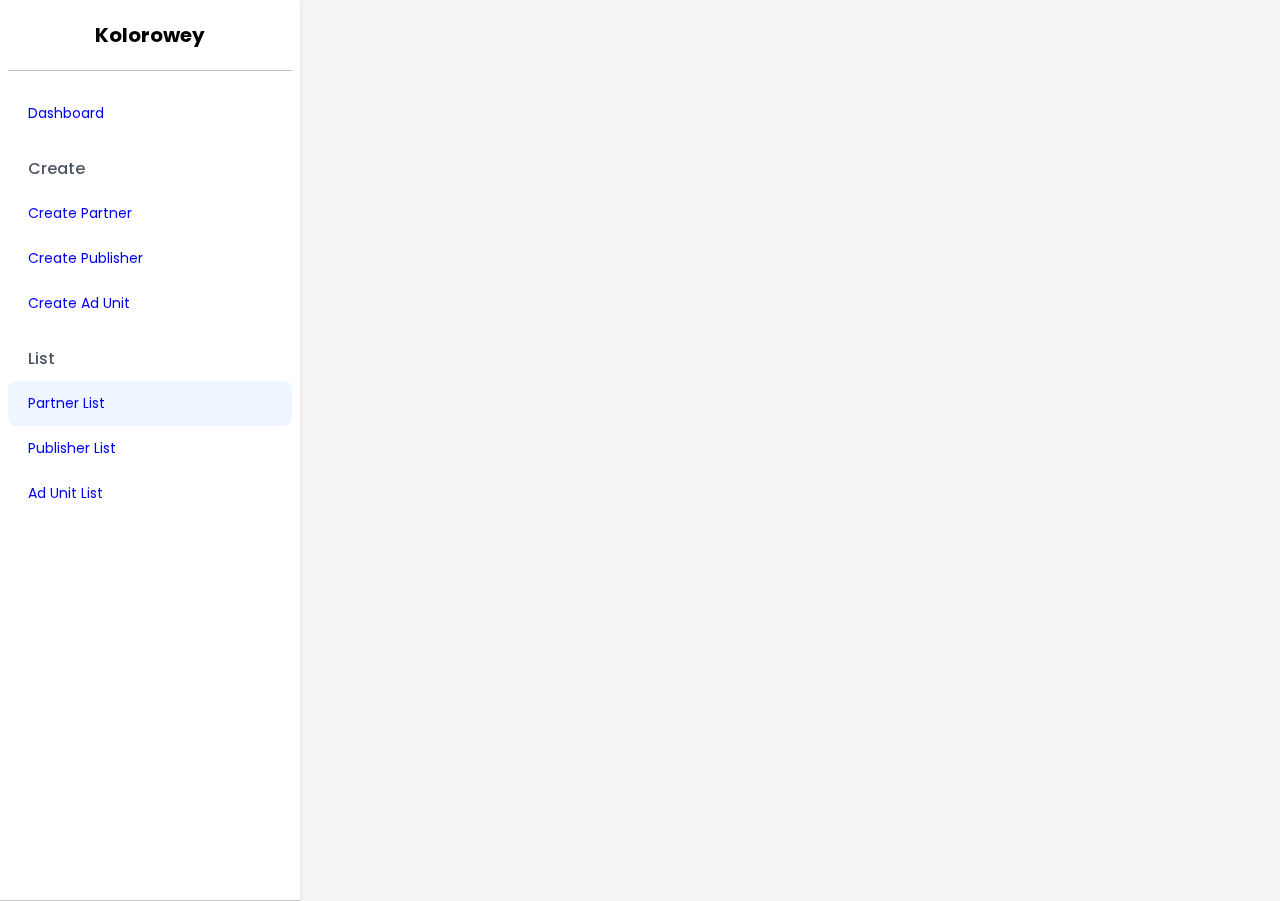
<file: partner-list.html>
<!DOCTYPE html>
<html lang="en">
<head>
    <meta charset="UTF-8">
    <meta name="viewport" content="width=device-width, initial-scale=1.0">
    <title>Partner List | Kolorowey</title>
    <link rel="stylesheet" href="style.css">
</head>
<body>
    <div class="contaner">
        <div class="sidebar-container" id="sidebar-container"></div>
    </div>

    <script src="common.js"></script>
</body>
</html>
</file>
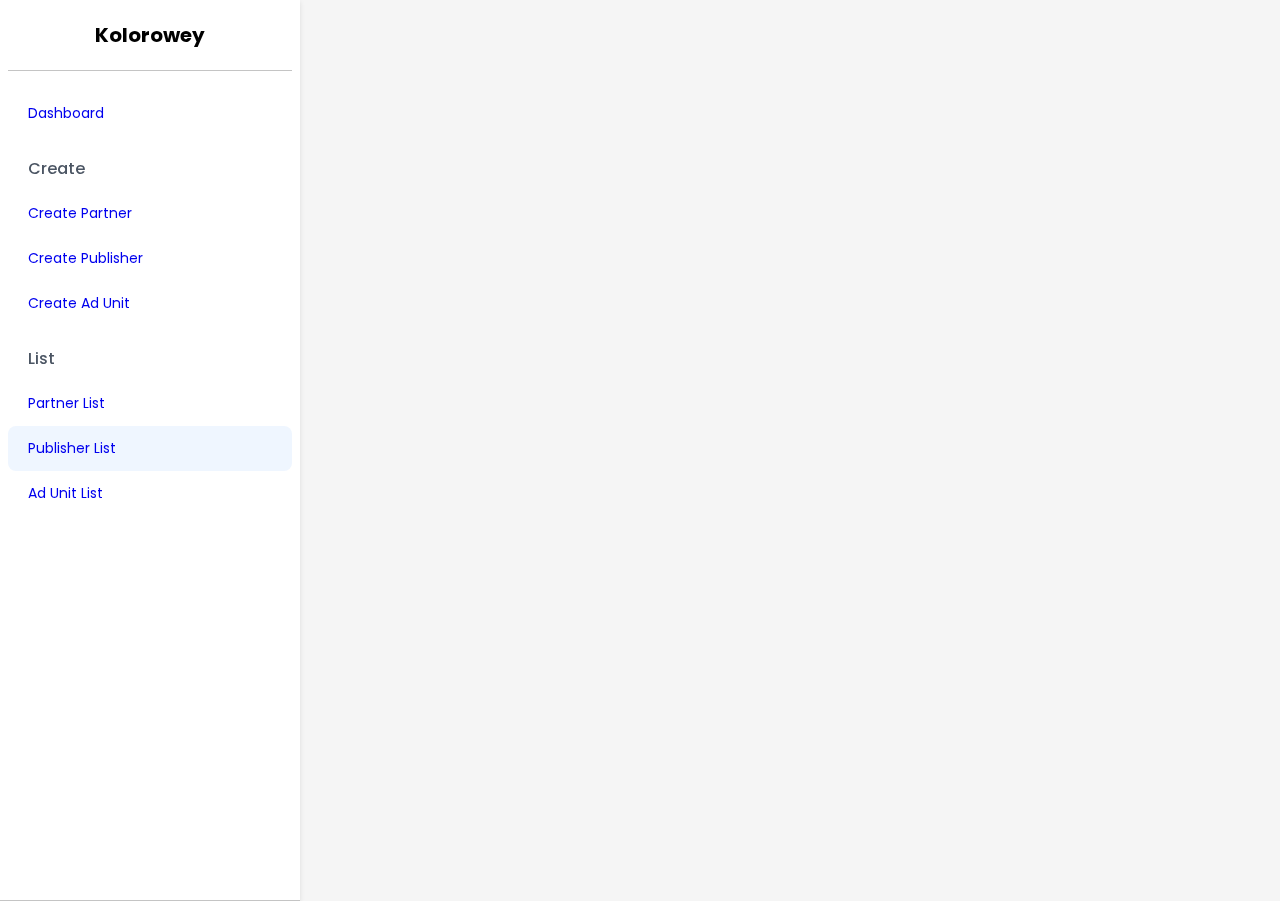
<file: publisher-list.html>
<!DOCTYPE html>
<html lang="en">
<head>
    <meta charset="UTF-8">
    <meta name="viewport" content="width=device-width, initial-scale=1.0">
    <title>Publisher List | Kolorowey</title>
    <link rel="stylesheet" href="style.css">
</head>
<body>
    <div class="contaner">
        <div class="sidebar-container" id="sidebar-container"></div>
    </div>

    <script src="common.js"></script>
</body>
</html>
</file>
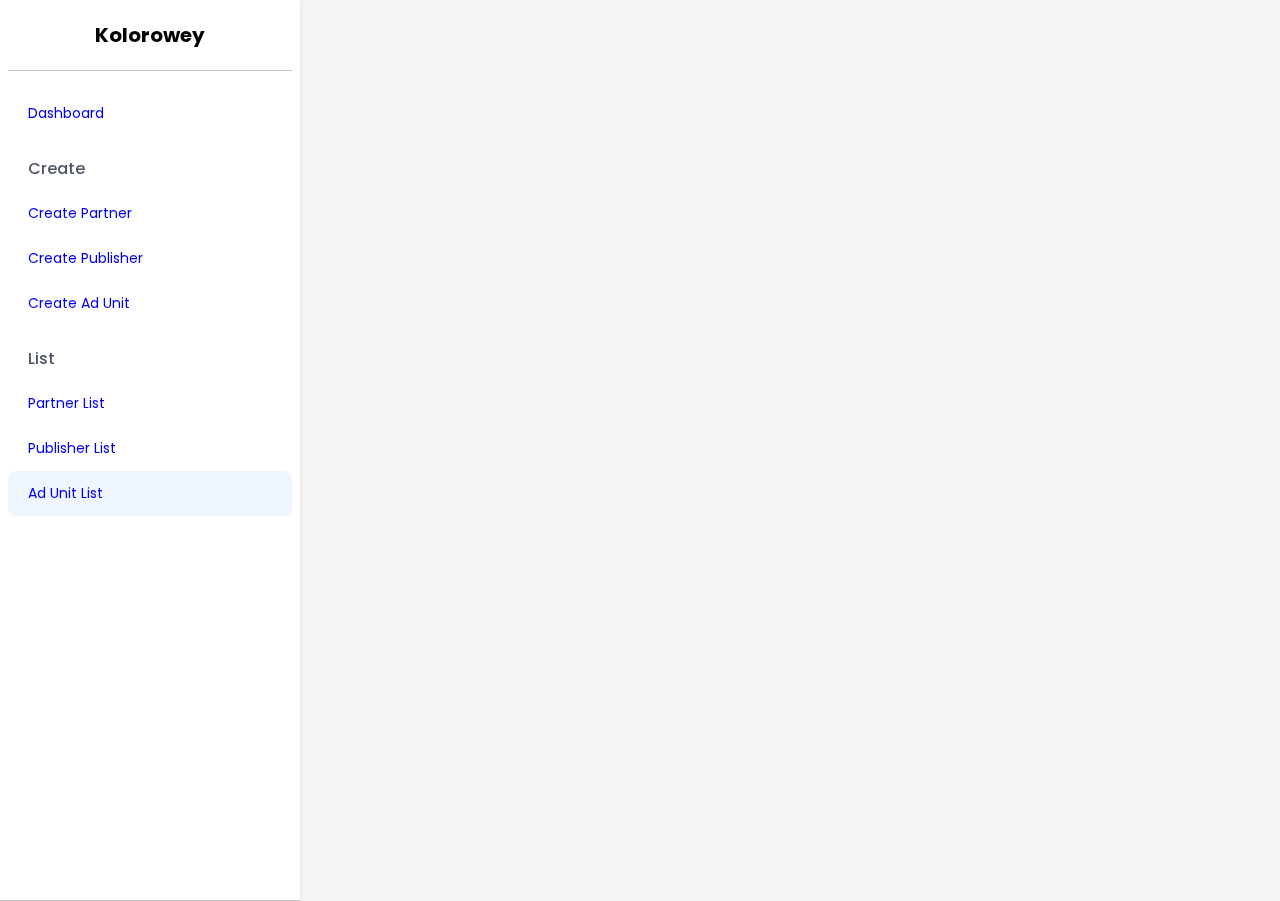
<file: unit-list.html>
<!DOCTYPE html>
<html lang="en">
<head>
    <meta charset="UTF-8">
    <meta name="viewport" content="width=device-width, initial-scale=1.0">
    <title>Ad Unit List | Kolorowey</title>
    <link rel="stylesheet" href="style.css">
</head>
<body>
    <div class="contaner">
        <div class="sidebar-container" id="sidebar-container"></div>
    </div>

    <script src="common.js"></script>
</body>
</html>
</file>
<file: style.css>
@import url("https://fonts.googleapis.com/css2?family=Poppins:ital,wght@0,100;0,200;0,300;0,400;0,500;0,600;0,700;0,800;0,900;1,100;1,200;1,300;1,400;1,500;1,600;1,700;1,800;1,900&display=swap");

/* Reset and Base Styles */
* {
  margin: 0;
  padding: 0;
  box-sizing: border-box;
  font-family: "Poppins", sans-serif;
}

:root {
  /* Colors */
  --primary: #1f2937;
  --secondary: #4b5563;
  --light: #6b7280;

  /* Other Colors */
  --success: #22c55e;
  --success-light: #f0fdf4;
  --warning: #eab308;
  --warning-light: #fefce8;
  --danger: #e74c3c;
  --info: #3b82f6;
  --info-light: #eff6ff;

  /* Backgrounds */
  --bg-primary: #f5f5f5;

  /* Buttons */
  --btn-primary: #5743E6;

  /* Text Colors */
  --text-primary: var(--primary);
  --text-secondary: var(--secondary);
  --text-light: var(--light);

  /* Border */
  --border-primary: 0.5px solid #c4c4c4;
  --border-secondary: 1.5px solid;

  /* Shadows */
  --shadow-sm: 0 2px 5px rgba(0, 0, 0, 0.1);
  --shadow-md: 0 4px 6px rgba(0, 0, 0, 0.1), 0 1px 3px rgba(0, 0, 0, 0.08);
  --shadow-lg: 0 10px 15px rgba(0, 0, 0, 0.1), 0 4px 6px rgba(0, 0, 0, 0.05);
  --shadow-xl: 0 20px 25px -5px rgba(0, 0, 0, 0.1),
    0 10px 10px -5px rgba(0, 0, 0, 0.04);

  /* Border Radius */
  --radius-sm: 4px;
  --radius-md: 8px;
  --radius-lg: 12px;
  --radius-xl: 16px;
  --radius-full: 9999px;

  /* Spacing */
  --space-xs: 4px;
  --space-sm: 8px;
  --space-md: 12px;
  --space-lg: 20px;
  --space-xl: 24px;
  --space-2xl: 32px;

  /* Font Sizes */
  --font-xs: 10px;
  --font-sm: 12px;
  --font-md: 14px;
  --font-lg: 16px;
  --font-xl: 18px;
  --font-2xl: 20px;
  --font-3xl: 30px;
}

body {
  background-color: var(--bg-primary);
}

.container {
  display: flex;
}

/* Sidebar Begins */

.sidebar-container {
  padding: 0px 8px;
  width: 300px;
  background-color: white;
  transition: all 0.3s;
  box-shadow: var(--shadow-sm);
  border-bottom: var(--border-primary);
  list-style: none;
}

.sidebar {
  position: sticky;
  top: 0px;
  height: 100vh;
}

a {
  text-decoration: none;
}

.logo {
  padding: var(--space-lg);
  font-size: var(--font-2xl);
  font-weight: bold;
  text-align: center;
  border-bottom: var(--border-primary);
}

.menu {
  padding: 20px 0;
}

.menu-heading {
  padding: 10px 20px;
  font-size: var(--font-lg);
  font-weight: 500;
  color: var(--text-secondary);
  margin-top: 10px;
  display: flex;
  align-items: center;
  gap: var(--space-sm);
  cursor: pointer;
}

.menu img {
  height: var(--space-lg);
  width: var(--space-lg);
}

.menu-item {
  padding: 12px 20px;
  font-size: var(--font-md);
  cursor: pointer;
  transition: all 0.2s;
  display: flex;
  align-items: center;
}

.menu-item:hover {
  background-color: rgb(249 250 251);
}

.menu-item.active {
  color: var(--btn-primary);
  background-color: var(--info-light);
}

.dashboard {
  display: flex;
  align-items: center;
  gap: var(--space-sm);
  font-size: var(--font-lg);
  font-weight: 500;
  color: var(--text-secondary);
}

.dashboard.active {
  background-color: var(--btn-primary);
  color: white;
}

.menu li {
  border-radius: var(--radius-md);
}

.menu-item span {
  margin-left: 30px;
}

.logout {
  border-top: var(--border-primary);
  padding: 20px;
}

/* Dropdown */

.menu-dropdown {
  position: relative;
  list-style: none;
  margin-bottom: 4px;
}

.menu-heading img {
  width: 20px;
  height: 20px;
}

.dropdown-arrow {
  margin-left: auto;
  transition: transform 0.2s ease;
  font-size: 12px;
}

.dropdown-content {
  max-height: 0;
  overflow: hidden;
  list-style: none;
}

.dropdown-content.active {
  max-height: 500px;
}

/* Sidebar Ends */

/* Repeat */
.flex {
  width: 100%;
  display: flex;
  align-items: center;
  justify-content: space-between;
}

.gap {
  gap: var(--space-lg);
}

.text-primary {
  font-size: var(--font-xl);
  font-weight: 600;
  color: var(--text-primary);
}

.text-secondary,
td {
  font-size: var(--font-md);
  font-weight: 500;
  color: var(--text-secondary);
}

.text-light,
th {
  font-size: var(--font-sm);
  color: var(--text-light);
}

/* Form */

.form-heading {
  color: #020817;
  font-size: var(--space-xl);
  font-weight: 600;
}

.form-sub-heading {
  margin-top: 16px;
}

form .flex {
  gap: var(--space-lg);
}

/* Input Fields */

.input-field {
  margin-top: var(--space-lg);
  width: 100%;
  display: flex;
  flex-direction: column;
  align-items: start;
}

.input-field label {
  color: #020817;
  font-size: var(--font-md);
}

.input-field input,
select {
  margin: 8px 0px 0px;
  padding: 8px 12px;
  border-radius: var(--radius-md);
  border: var(--border-primary);
  width: 100%;
  font-size: var(--font-md);
}

.input-field input:focus,
select:focus {
  outline: 1px solid black;
}

.checkbox {
  padding: 8px 12px;
  border: var(--border-primary);
  border-radius: var(--radius-md);
}

.checkbox div {
  display: flex;
  align-items: center;
  gap: var(--space-xs);
}

.checkbox input {
  margin: 0;
}

.line {
  width: 100%;
  height: 0.5px;
  background-color: #c4c4c4;
  margin: var(--space-xl) 0px;
}

.btn {
  padding: 8px 16px;
  color: white;
  background-color: var(--btn-primary);
  border-radius: var(--radius-md);
  border: none;
  width: 100%;
  cursor: pointer;
  transition: all .3s;
}

.btn:hover {
  background-color: white;
  color: var(--text-primary);
  border: var(--border-primary);
  transition: all .3s;
}

.btn-secondary {
  padding: 4px 12px;
  border: var(--border-secondary);
  border-radius: var(--radius-md);
  background-color: white;
  cursor: pointer;
}

.btn-blue {
  color: var(--btn-primary);
  border-color: #d5e8fe;
}

.btn-green {
  color: var(--success);
  border-color: #c7ffdb;
}

/* Table */

.table {
  margin: var(--space-lg);
}

table {
  width: 100%;
  border-collapse: collapse;
  font-size: var(--font-md);
  box-shadow: var(--shadow-sm);
  border-radius: var(--radius-sm);
  overflow: hidden;
}

table tr {
  background-color: white;
  border-bottom: var(--border-primary);
}

table th {
  text-align: center;
  background-color: var(--bg-primary);
  padding: 16px 0px;
  font-weight: 600;
  border-bottom: var(--border-primary);
}

table td {
  text-align: center;
  padding: 16px 0px;
  border-bottom: var(--border-primary);
  background-color: var(--white);
  color: var(--text-primary);
}

table .tag {
  display: inline;
  font-size: var(--font-sm);
  font-weight: 500;
}

/* Main Content */

.main-content {
  width: 100%;
}

/* Page Content */

.page {
  display: none;
}

.page-section {
  background-color: white;
  color: var(--text-primary);
  margin: var(--space-lg);
  padding: var(--space-xl);
  border-radius: var(--radius-lg);
  box-shadow: var(--shadow-sm);
}

.page-heading {
  font-size: var(--font-3xl);
  font-weight: bold;
}

.page-section p {
  font-size: var(--font-lg);
}

.page.active {
  display: block;
}

.page h1 {
  margin-bottom: var(--space-lg);
  color: #2c3e50;
}

/* Dashboard Begins */

.page-cards {
  margin: var(--space-lg);
  display: flex;
  align-items: center;
  justify-content: space-between;
  gap: var(--space-lg);
}

.card {
  padding: var(--space-lg);
  background-color: white;
  width: 100%;
  border-radius: var(--radius-sm);
  box-shadow: var(--shadow-md);
  transition: transform 0.3s ease, box-shadow 0.3s ease;
}

.card img {
  width: var(--space-2xl);
  height: var(--space-2xl);
  border-radius: var(--radius-md);
  padding: var(--space-sm);
}

.card-blue {
  background-color: var(--info);
}

.card-green {
  background-color: var(--success);
}

.card-red {
  background-color: var(--danger);
}

.card-yellow {
  background-color: var(--warning);
}

.card:hover {
  box-shadow: var(--shadow-lg);
}

.card div {
  margin-top: var(--space-sm);
  font-size: var(--space-xl);
  color: var(--text-primary);
  font-weight: 700;
}

.lists {
  margin: var(--space-lg);
  display: flex;
  align-items: start;
  justify-content: space-between;
  gap: var(--space-lg);
}

.list {
  width: 100%;
  background-color: white;
  color: var(--text-primary);
  padding: var(--space-xl);
  border-radius: var(--radius-sm);
  box-shadow: var(--shadow-sm);
}

.inner-list {
  display: flex;
  align-items: center;
  gap: var(--space-md);
  border-radius: var(--radius-lg);
  padding: var(--space-md);
  margin-top: var(--space-lg);
}

.blue-list {
  background-color: var(--info-light);
}

.green-list {
  background-color: var(--success-light);
}

.orange-list {
  background-color: var(--warning-light);
}

.dot {
  width: var(--space-sm);
  height: var(--space-sm);
  border-radius: 50%;
}

.blue-dot {
  background-color: var(--info);
}

.green-dot {
  background-color: var(--success);
}

.orange-dot {
  background-color: var(--warning);
}

.tag {
  padding: 4px 8px;
  border-radius: var(--radius-full);
}

.blue-tag {
  color: #1E40AF;
  background-color: #dbeafe;
}

.green-tag {
  color: #166534;
  background-color: #dcfce7;
}

/* Dashboard Ends */

/* Login Begins */

.login {
  width: 100vw;
  height: 100vh;
  display: flex;
  flex-direction: column;
  align-items: center;
  justify-content: center;
}

.login-form {
  width: 450px;
  padding: var(--space-xl);
  box-shadow: var(--shadow-sm);
  border-radius: var(--radius-lg);
  background-color: white;
}

.login-form h1 {
  font-size: 24px;
  font-weight: 700;
}

.login-form:first-child {
  text-align: center;
}

.login-form button {
  margin-top: var(--space-lg);
}
</file>
